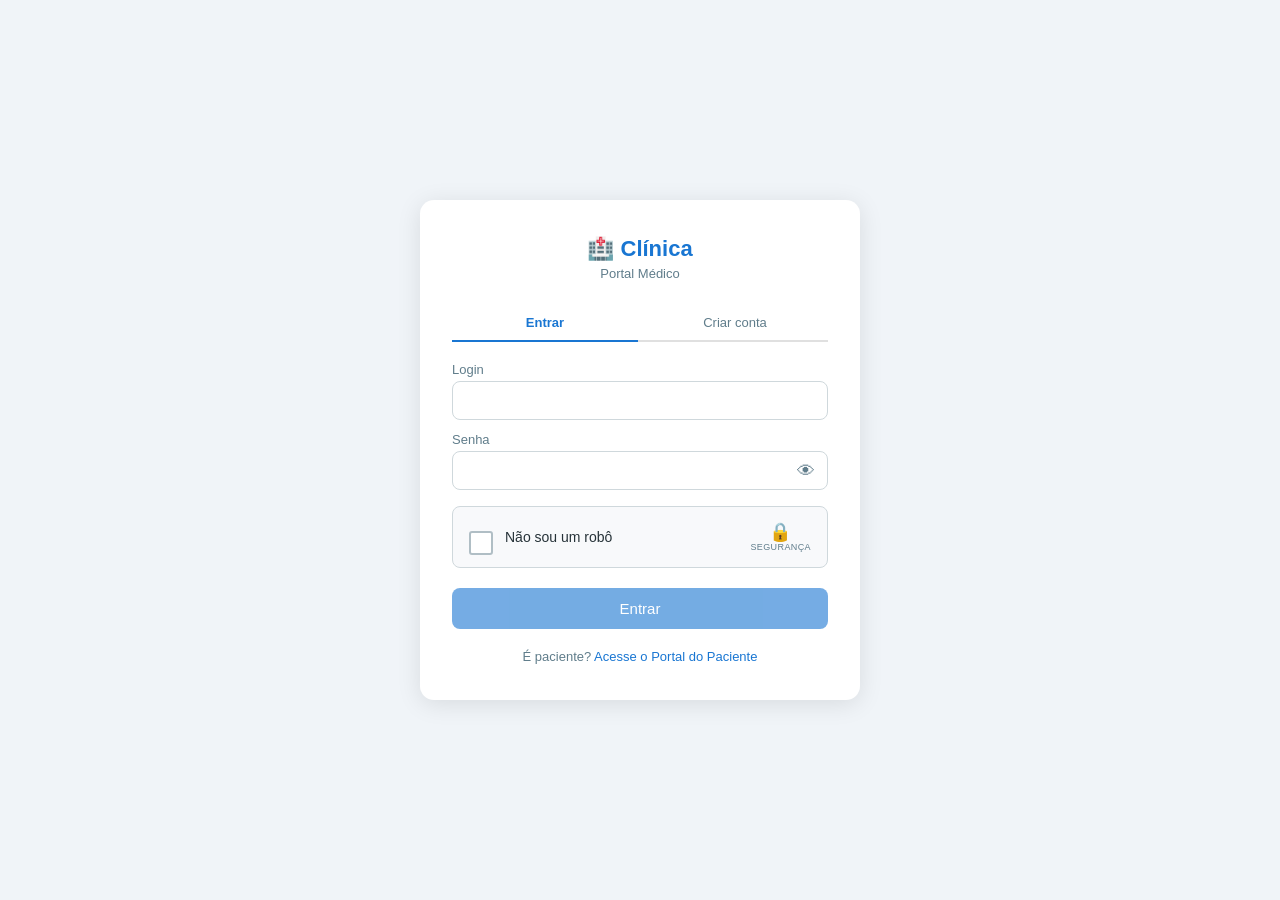
<file: src/main/resources/static/index.html>
<!DOCTYPE html>
<html lang="pt-BR">
<head>
    <meta charset="UTF-8">
    <link rel="icon" href="favicon.ico">
    <meta name="viewport" content="width=device-width, initial-scale=1.0">
    <title>Clínica — Acesso Médico</title>
    <link rel="stylesheet" href="css/style.css">
</head>
<body>
<main class="auth-container">
    <div class="auth-card">
        <h1>🏥 Clínica</h1>
        <p class="subtitle">Portal Médico</p>

        <nav class="tabs">
            <button class="tab active" data-tab="login">Entrar</button>
            <button class="tab" data-tab="register">Criar conta</button>
        </nav>

        <div id="message" class="message hidden"></div>

        <form id="form-login" class="tab-content" novalidate>
            <label for="login-user">Login</label>
            <input id="login-user" type="text" required autocomplete="username">
            <span class="field-error hidden" data-field="login-user"></span>

            <label for="login-pass">Senha</label>
            <div class="input-pass-wrap">
                <input id="login-pass" type="password" required autocomplete="current-password">
                <button type="button" class="toggle-pass" aria-label="Mostrar senha">👁</button>
            </div>
            <span class="field-error hidden" data-field="login-pass"></span>

            <div class="captcha-widget">
                <div class="captcha-inner">
                    <div class="captcha-box" id="captcha-box-login" role="checkbox" aria-checked="false" tabindex="0"></div>
                    <span class="captcha-label">Não sou um robô</span>
                </div>
                <div class="captcha-brand">
                    <div class="captcha-brand-icon">🔒</div>
                    <div>Segurança</div>
                </div>
            </div>

            <button type="submit" class="btn-primary" id="btn-login-submit" disabled>Entrar</button>
        </form>

        <form id="form-register" class="tab-content hidden" novalidate>
            <label for="reg-user">Login</label>
            <input id="reg-user" type="text" required minlength="3" maxlength="50">
            <span class="field-error hidden" data-field="reg-user"></span>

            <label for="reg-pass">Senha <small>(mín. 8 caracteres)</small></label>
            <div class="input-pass-wrap">
                <input id="reg-pass" type="password" required minlength="8">
                <button type="button" class="toggle-pass" aria-label="Mostrar senha">👁</button>
            </div>
            <span class="field-error hidden" data-field="reg-pass"></span>

            <div class="captcha-widget">
                <div class="captcha-inner">
                    <div class="captcha-box" id="captcha-box-reg" role="checkbox" aria-checked="false" tabindex="0"></div>
                    <span class="captcha-label">Não sou um robô</span>
                </div>
                <div class="captcha-brand">
                    <div class="captcha-brand-icon">🔒</div>
                    <div>Segurança</div>
                </div>
            </div>

            <button type="submit" class="btn-primary" id="btn-reg-submit" disabled>Criar conta</button>
        </form>

        <p class="portal-link">
            É paciente? <a href="patient-login.html">Acesse o Portal do Paciente</a>
        </p>
    </div>
</main>
<script src="js/auth.js"></script>
</body>
</html>
</file>
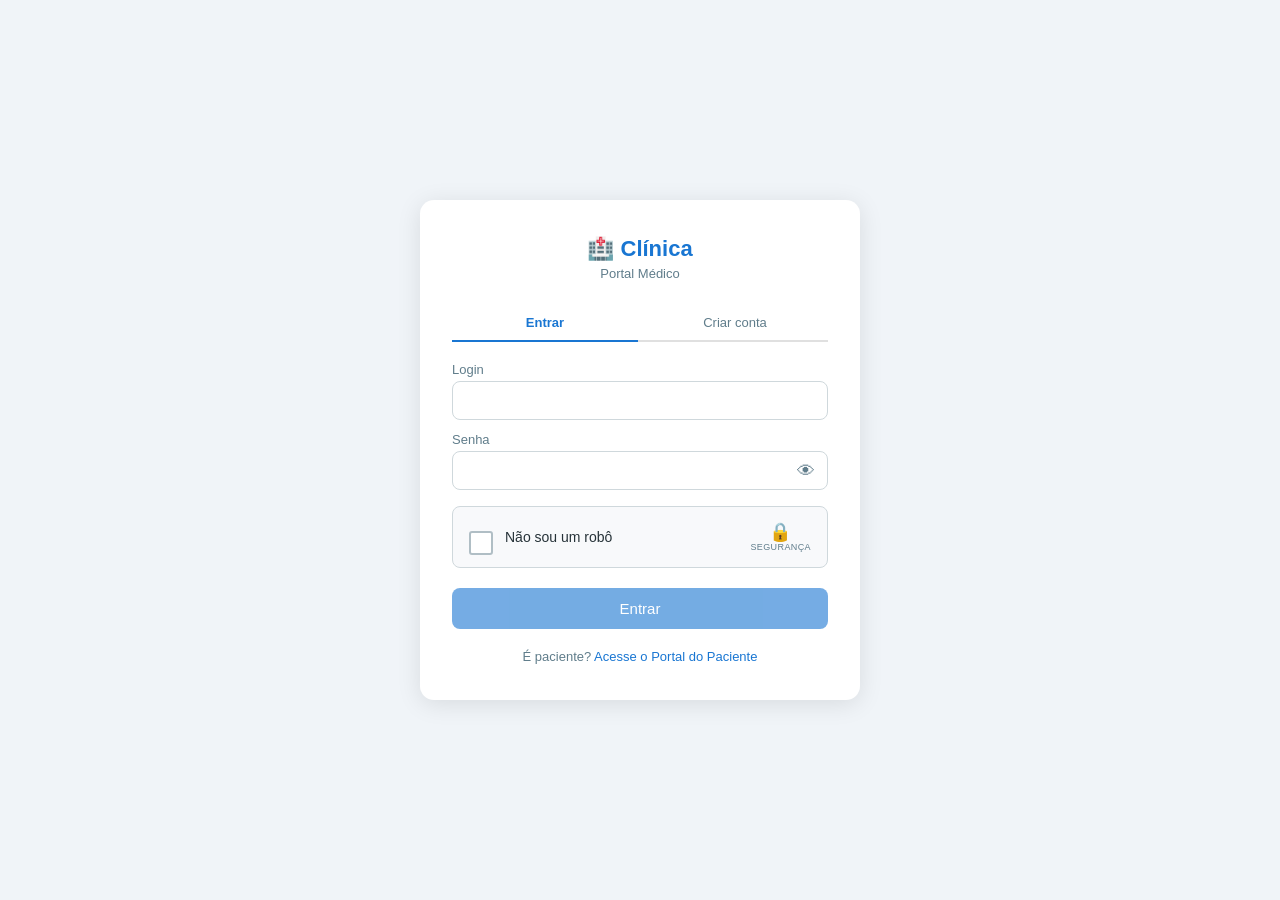
<file: src/main/resources/static/dashboard.html>
<!DOCTYPE html>
<html lang="pt-BR">
<head>
    <meta charset="UTF-8">
    <link rel="icon" href="favicon.ico">
    <meta name="viewport" content="width=device-width, initial-scale=1.0">
    <title>Clínica — Dashboard Médico</title>
    <link rel="stylesheet" href="css/style.css">
    <link rel="stylesheet" href="css/dashboard-medico.css">
    <link rel="stylesheet" href="css/tour.css">
    <script src="js/fullcalendar.min.js"></script>
</head>
<body>
<header class="topbar">
    <h1>🏥 Clínica</h1>
    <span class="topbar-info" id="topbar-nome"></span>
    
    <button id="btn-logout" class="btn-logout">Sair</button>
</header>

<nav class="dashboard-nav">
    <button class="nav-tab active" data-section="agenda">📅 Agenda</button>
    <button class="nav-tab" data-section="disponibilidade">🕒 Disponibilidade</button>
    <button class="nav-tab" data-section="estatisticas">📊 Estatísticas</button>
    <button class="nav-tab" data-section="perfil">⚙️ Perfil</button>
</nav>

<main class="dashboard-main">

    <section id="section-agenda" class="dashboard-section">
        <div class="stats-bar" id="stats-bar">
            <div class="stat-card">
                <div class="stat-value" id="stat-atendidos">—</div>
                <div class="stat-label">Atendidos este mês</div>
            </div>
            <div class="stat-card">
                <div class="stat-value" id="stat-agendados">—</div>
                <div class="stat-label">Agendamentos futuros</div>
            </div>
            <div class="stat-card green">
                <div class="stat-value" id="stat-receita">—</div>
                <div class="stat-label">Receita realizada</div>
            </div>
            <div class="stat-card blue">
                <div class="stat-value" id="stat-projecao">—</div>
                <div class="stat-label">Projeção futura</div>
            </div>
        </div>

        <div class="card" style="margin-top:20px">
            <div id="calendar"></div>
        </div>
    </section>

    <section id="section-disponibilidade" class="dashboard-section hidden">
        <div class="card">
            <h2>Minha disponibilidade</h2>
            <div id="disponibilidade-list" style="margin-bottom:24px"></div>

            <h3 style="margin-bottom:12px;font-size:15px;color:var(--primary-dark)">Adicionar horário</h3>
            <form id="form-disponibilidade" novalidate>
                <div style="display:grid;grid-template-columns:1fr 1fr 1fr;gap:12px">
                    <div>
                        <label for="dia-semana">Dia da semana</label>
                        <select id="dia-semana" required>
                            <option value="">Selecione...</option>
                            <option value="MONDAY">Segunda-feira</option>
                            <option value="TUESDAY">Terça-feira</option>
                            <option value="WEDNESDAY">Quarta-feira</option>
                            <option value="THURSDAY">Quinta-feira</option>
                            <option value="FRIDAY">Sexta-feira</option>
                            <option value="SATURDAY">Sábado</option>
                            <option value="SUNDAY">Domingo</option>
                        </select>
                    </div>
                    <div>
                        <label for="hora-inicio">Início do atendimento</label>
                        <input id="hora-inicio" type="time" required>
                    </div>
                    <div>
                        <label for="hora-fim">Fim do atendimento</label>
                        <input id="hora-fim" type="time" required>
                    </div>
                </div>
                <button type="submit" class="btn-primary" style="margin-top:16px;width:auto;padding:10px 24px">
                    Adicionar horário
                </button>
            </form>
        </div>
    </section>

    <section id="section-estatisticas" class="dashboard-section hidden">
        <div class="card">
            <h2>📊 Estatísticas mensais</h2>
            <div style="display:flex;align-items:center;gap:12px;margin-bottom:20px">
                <input type="month" id="mes-selecionado"
                       style="padding:8px 12px;border:1px solid var(--border);border-radius:8px">
                <button id="btn-atualizar-stats" class="btn-secondary">Atualizar</button>
            </div>
            <div class="stats-bar" id="stats-detalhado"></div>
        </div>
    </section>

    <!-- ABA PERFIL -->
    <section id="section-perfil" class="dashboard-section hidden">
        <div class="card" style="max-width:680px;margin:0 auto">
            <h2 style="margin-bottom:24px">⚙️ Configurações do perfil</h2>

            <div id="perfil-message" class="message hidden" style="margin-bottom:16px"></div>

            <!-- Foto de perfil -->
            <div style="display:flex;align-items:center;gap:20px;margin-bottom:28px;padding-bottom:24px;border-bottom:1px solid #f0f0f0">
                <div id="foto-container" style="position:relative;cursor:pointer" onclick="document.getElementById('foto-input').click()" title="Clique para alterar a foto">
                    <div id="foto-avatar" style="width:90px;height:90px;border-radius:50%;background:var(--primary-light);display:flex;align-items:center;justify-content:center;font-size:36px;overflow:hidden;border:3px solid var(--border)">
                        🩺
                    </div>
                    <div style="position:absolute;bottom:0;right:0;width:26px;height:26px;background:var(--primary);border-radius:50%;display:flex;align-items:center;justify-content:center;font-size:13px;border:2px solid #fff">📷</div>
                </div>
                <div>
                    <p style="font-weight:600;margin-bottom:4px">Foto de perfil</p>
                    <p style="font-size:13px;color:var(--muted)">JPEG, PNG ou WebP · máximo 5 MB</p>
                    <button class="btn-secondary" style="margin-top:8px;font-size:13px" onclick="document.getElementById('foto-input').click()">Alterar foto</button>
                </div>
                <input type="file" id="foto-input" accept="image/jpeg,image/png,image/webp" style="display:none">
            </div>

            <!-- Dados do perfil -->
            <form id="form-perfil-settings" novalidate>
                <div style="display:grid;grid-template-columns:1fr 1fr;gap:16px">
                    <div style="grid-column:1/-1">
                        <label for="s-nome">Nome exibido</label>
                        <input id="s-nome" type="text" maxlength="100" placeholder="Como aparece para os pacientes">
                    </div>
                    <div>
                        <label for="s-crm">CRM</label>
                        <input id="s-crm" type="text" maxlength="20" placeholder="123456/SP">
                    </div>
                    <div>
                        <label for="s-cidade">Cidade</label>
                        <input id="s-cidade" type="text" maxlength="100" placeholder="São Paulo, SP">
                    </div>
                    <div>
                        <label for="s-especialidade">Especialidade</label>
                        <select id="s-especialidade">
                            <option value="">Selecione...</option>
                        </select>
                    </div>
                    <div>
                        <label for="s-valor">Valor da consulta (R$)</label>
                        <input id="s-valor" type="number" min="0" step="0.01" placeholder="350,00">
                    </div>
                    <div>
                        <label for="s-duracao">Duração da consulta</label>
                        <select id="s-duracao">
                            <option value="30">30 minutos</option>
                            <option value="45">45 minutos</option>
                            <option value="60">60 minutos</option>
                            <option value="90">90 minutos</option>
                        </select>
                    </div>
                    <div>
                        <label for="s-universidade">Universidade de formação</label>
                        <input id="s-universidade" type="text" maxlength="150" placeholder="Ex: Universidade de São Paulo (USP)">
                    </div>
                    <div>
                        <label for="s-ano-formacao">Ano de formação</label>
                        <input id="s-ano-formacao" type="number" min="1950" max="2030" placeholder="Ex: 2009">
                    </div>
                    <div style="grid-column:1/-1">
                        <label for="s-descricao">Descrição / Apresentação</label>
                        <textarea id="s-descricao" maxlength="2000" rows="4"
                            style="width:100%;padding:10px 12px;border:1px solid var(--border);border-radius:8px;font-size:14px;resize:vertical"
                            placeholder="Conte um pouco sobre sua trajetória e especialização..."></textarea>
                    </div>
                </div>

                <button type="submit" class="btn-primary" style="margin-top:24px">
                    Salvar alterações
                </button>
            </form>
        </div>
    </section>

</main>

<!-- Modal: detalhes da consulta -->
<div id="modal-consulta" class="modal hidden">
    <div class="modal-content" style="max-width:380px">
        <button class="modal-fechar" id="modal-fechar">✕</button>
        <h3 id="modal-titulo" style="margin-bottom:14px;padding-right:24px"></h3>
        <div id="modal-corpo"></div>
        <button id="modal-btn-cancelar" class="btn-cancelar hidden"
                style="width:100%;margin-top:16px;padding:11px;font-size:14px">
            Cancelar esta consulta
        </button>
    </div>
</div>

<div id="message" class="message hidden"
     style="position:fixed;bottom:20px;right:20px;max-width:360px;z-index:1100"></div>

<script src="js/tour.js"></script>
<script src="js/dashboard.js"></script>
<link rel="stylesheet" href="css/chat-widget.css">
<script src="js/sockjs.min.js"></script>
<script src="js/stomp.umd.min.js"></script>
<script src="js/chat-widget.js"></script>
</body>
</html>
</file>
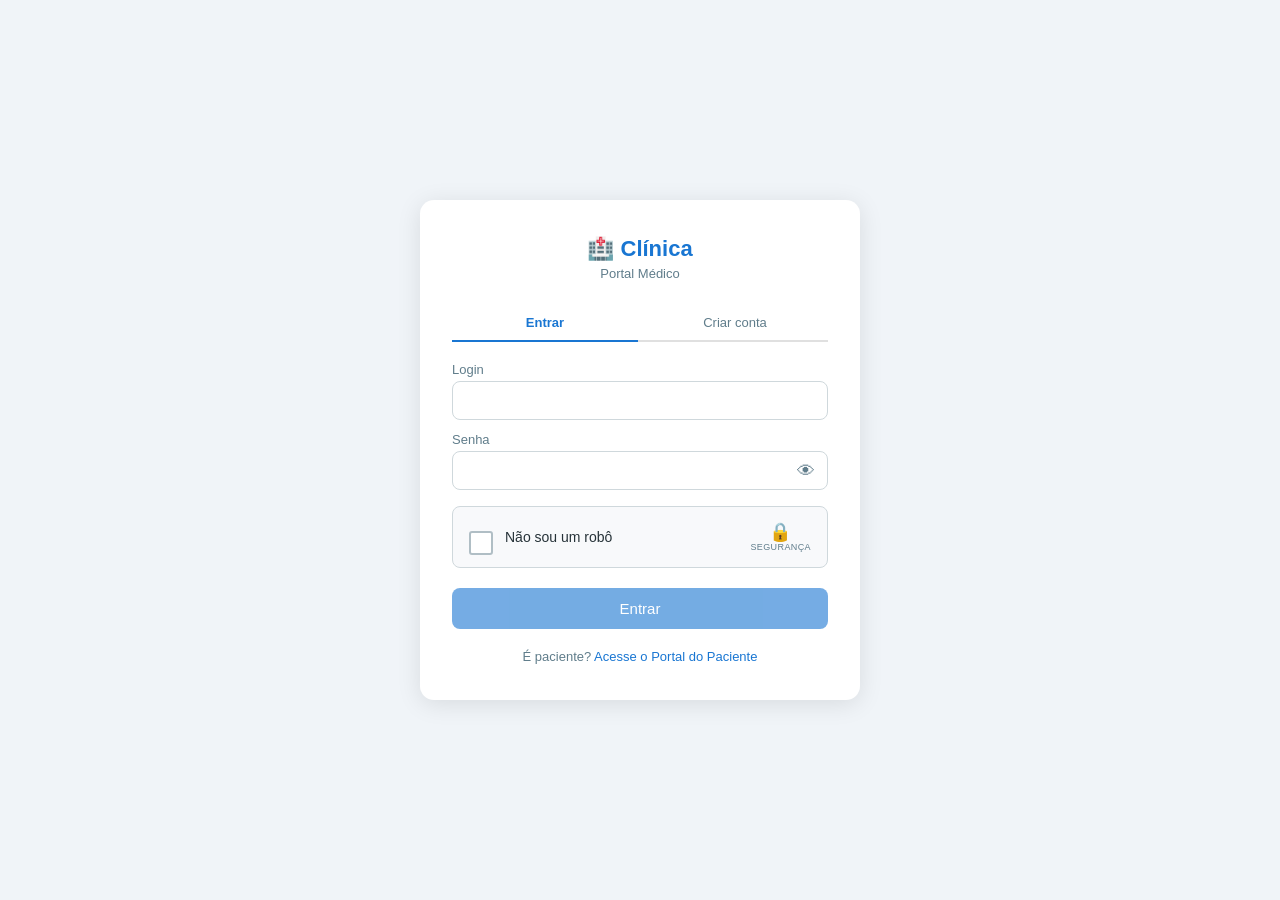
<file: src/main/resources/static/doctor-profile-complete.html>
<!DOCTYPE html>
<html lang="pt-BR">
<head>
    <meta charset="UTF-8">
    <meta name="viewport" content="width=device-width, initial-scale=1.0">
    <title>Clínica — Complete seu perfil médico</title>
    <link rel="stylesheet" href="css/style.css">
</head>
<body>
<header class="topbar">
    <h1>🏥 Complete seu perfil</h1>
    <button id="btn-logout" class="btn-logout">Sair</button>
</header>

<main style="max-width:540px;margin:40px auto;padding:0 16px">
    <div class="card">
        <h2>Dados do médico</h2>
        <p style="color:var(--muted);font-size:13px;margin-bottom:20px">
            Preencha as informações abaixo para liberar o acesso ao sistema.
        </p>

        <div id="message" class="message hidden"></div>

        <form id="form-profile" novalidate>
            <label for="nome">Nome completo</label>
            <input id="nome" type="text" required maxlength="100">
            <span class="field-error hidden" data-field="nome"></span>

            <label for="crm">CRM</label>
            <input id="crm" type="text" required maxlength="20" placeholder="Ex: 123456/SP">
            <span class="field-error hidden" data-field="crm"></span>

            <label for="especialidade">Especialidade</label>
            <select id="especialidade" required>
                <option value="">Selecione...</option>
            </select>
            <span class="field-error hidden" data-field="especialidade"></span>

            <label for="valorConsulta">Valor da consulta (R$)</label>
            <input id="valorConsulta" type="number" required min="0" step="0.01" placeholder="0,00">
            <span class="field-error hidden" data-field="valorConsulta"></span>

            <label for="duracaoConsultaMinutos">Duração padrão da consulta</label>
            <select id="duracaoConsultaMinutos" required>
                <option value="30">30 minutos</option>
                <option value="45">45 minutos</option>
                <option value="60" selected>60 minutos (padrão)</option>
            </select>
            <span class="field-error hidden" data-field="duracaoConsultaMinutos"></span>

            <button type="submit" class="btn-primary" style="margin-top:24px">Salvar e acessar o sistema</button>
        </form>
    </div>
</main>

<script src="js/doctor-profile.js"></script>
</body>
</html>
</file>
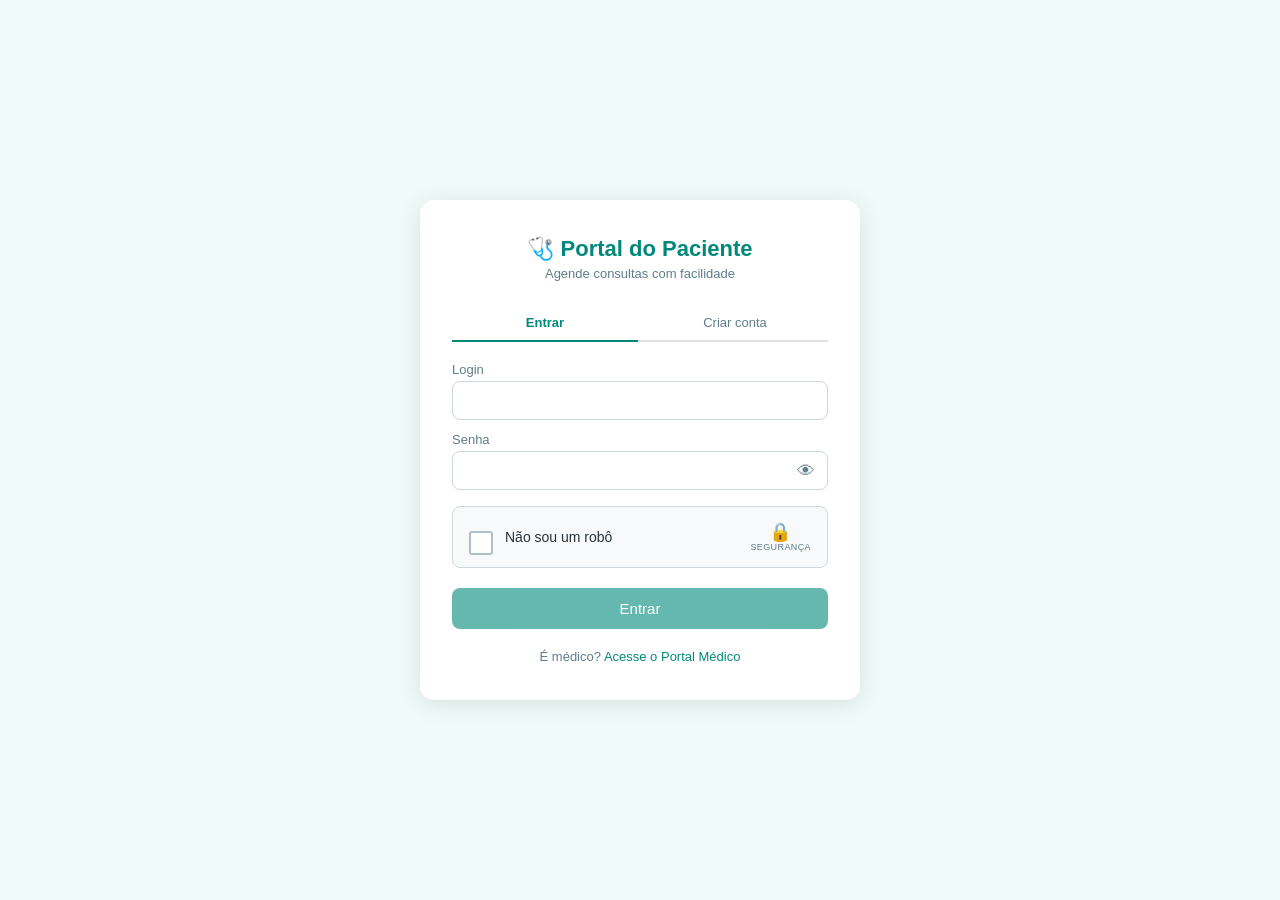
<file: src/main/resources/static/patient-dashboard.html>
<!DOCTYPE html>
<html lang="pt-BR">
<head>
    <meta charset="UTF-8">
    <link rel="icon" href="favicon.ico">
    <meta name="viewport" content="width=device-width, initial-scale=1.0">
    <title>Clínica — Minha Área</title>
    <link rel="stylesheet" href="css/style.css">
    <link rel="stylesheet" href="css/tour.css">
</head>
<body class="patient">

<header class="topbar">
    <h1>🩺 Minha Área</h1>
    <span class="topbar-info" id="topbar-name"></span>
    
    <button id="btn-logout" class="btn-logout">Sair</button>
</header>

<main class="patient-dashboard">

    <div class="welcome-banner">
        <h2 id="welcome-name">Olá!</h2>
        <p>Aqui você acompanha suas consultas e histórico de atendimentos.</p>
        <a href="patient-marketplace.html" class="btn-primary"
           style="display:inline-block;margin-top:12px;text-decoration:none">
            ＋ Agendar nova consulta
        </a>
    </div>

    <div id="message" class="message hidden"></div>

    <div class="card-grid">
        <div class="card">
            <h2>📅 Meus Agendamentos</h2>
            <div id="appointments-container">
                <p class="empty-state">Carregando...</p>
            </div>
        </div>
    </div>

    <div class="card">
        <h2>👤 Meu Perfil</h2>
        <div class="profile-grid" id="profile-grid">
            <p class="empty-state" style="grid-column:1/-1">Carregando...</p>
        </div>
    </div>

</main>


<script src="js/tour.js"></script>
<script src="js/patient-dashboard.js"></script>
<link rel="stylesheet" href="css/chat-widget.css">
<script src="js/sockjs.min.js"></script>
<script src="js/stomp.umd.min.js"></script>
<script src="js/chat-widget.js"></script>
</body>
</html>
</file>
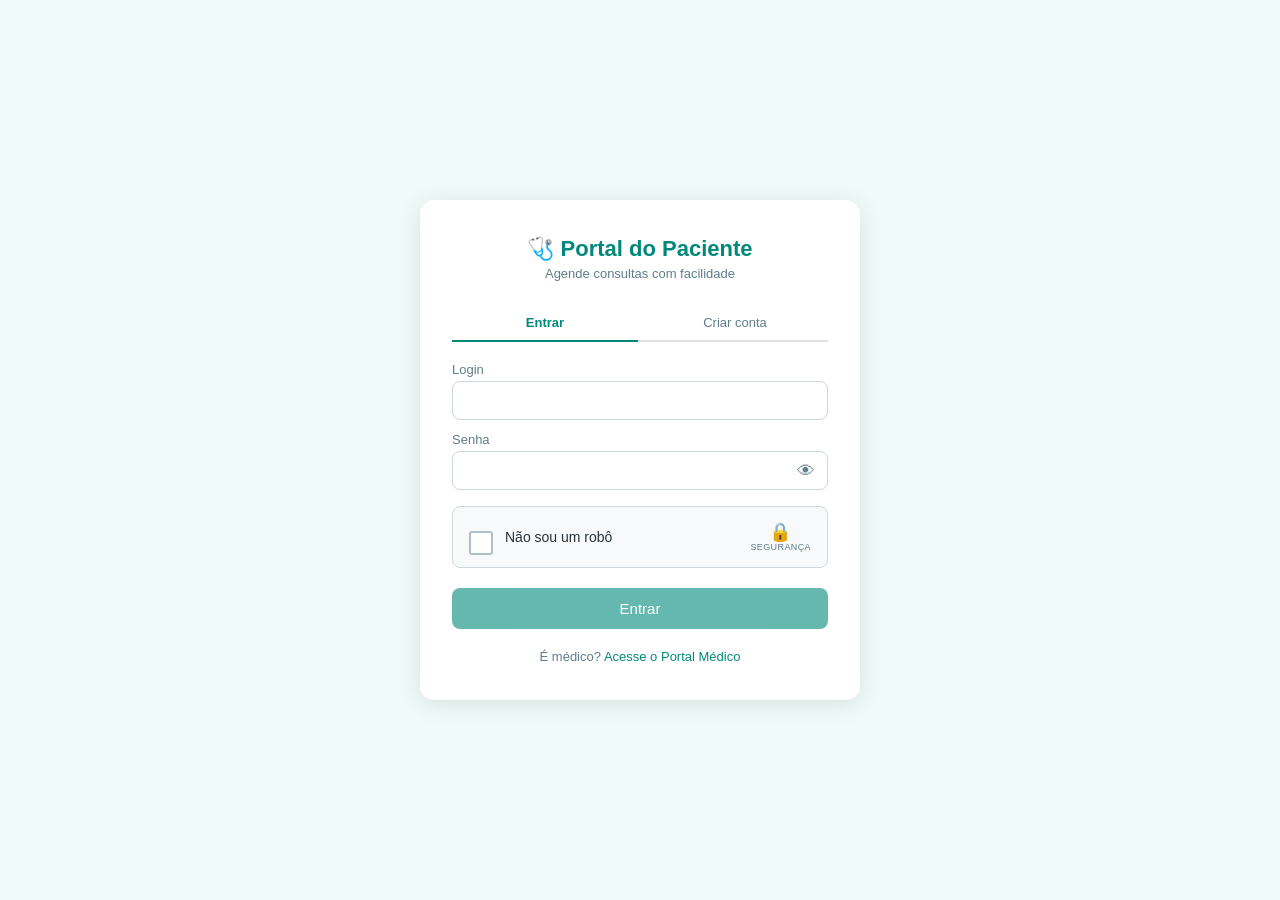
<file: src/main/resources/static/patient-login.html>
<!DOCTYPE html>
<html lang="pt-BR">
<head>
    <meta charset="UTF-8">
    <link rel="icon" href="favicon.ico">
    <meta name="viewport" content="width=device-width, initial-scale=1.0">
    <title>Clínica — Portal do Paciente</title>
    <link rel="stylesheet" href="css/style.css">
</head>
<body class="patient">
<main class="auth-container">
    <div class="auth-card">
        <h1>🩺 Portal do Paciente</h1>
        <p class="subtitle">Agende consultas com facilidade</p>

        <nav class="tabs">
            <button class="tab active" data-tab="login">Entrar</button>
            <button class="tab" data-tab="register">Criar conta</button>
        </nav>

        <div id="message" class="message hidden"></div>

        <form id="form-login" class="tab-content" novalidate>
            <label for="login-user">Login</label>
            <input id="login-user" type="text" required autocomplete="username">
            <span class="field-error hidden" data-field="login-user"></span>

            <label for="login-pass">Senha</label>
            <div class="input-pass-wrap">
                <input id="login-pass" type="password" required autocomplete="current-password">
                <button type="button" class="toggle-pass" aria-label="Mostrar senha">👁</button>
            </div>
            <span class="field-error hidden" data-field="login-pass"></span>

            <div class="captcha-widget">
                <div class="captcha-inner">
                    <div class="captcha-box" id="captcha-box-login" role="checkbox" aria-checked="false" tabindex="0"></div>
                    <span class="captcha-label">Não sou um robô</span>
                </div>
                <div class="captcha-brand">
                    <div class="captcha-brand-icon">🔒</div>
                    <div>Segurança</div>
                </div>
            </div>

            <button type="submit" class="btn-primary" id="btn-login-submit" disabled>Entrar</button>
        </form>

        <form id="form-register" class="tab-content hidden" novalidate>
            <label for="reg-user">Login</label>
            <input id="reg-user" type="text" required minlength="3" maxlength="50">
            <span class="field-error hidden" data-field="reg-user"></span>

            <label for="reg-pass">Senha <small>(mín. 8 caracteres)</small></label>
            <div class="input-pass-wrap">
                <input id="reg-pass" type="password" required minlength="8">
                <button type="button" class="toggle-pass" aria-label="Mostrar senha">👁</button>
            </div>
            <span class="field-error hidden" data-field="reg-pass"></span>

            <div class="captcha-widget">
                <div class="captcha-inner">
                    <div class="captcha-box" id="captcha-box-reg" role="checkbox" aria-checked="false" tabindex="0"></div>
                    <span class="captcha-label">Não sou um robô</span>
                </div>
                <div class="captcha-brand">
                    <div class="captcha-brand-icon">🔒</div>
                    <div>Segurança</div>
                </div>
            </div>

            <button type="submit" class="btn-primary" id="btn-reg-submit" disabled>Criar conta</button>
        </form>

        <p class="portal-link">
            É médico? <a href="index.html">Acesse o Portal Médico</a>
        </p>
    </div>
</main>
<script src="js/patient-auth.js"></script>
</body>
</html>
</file>
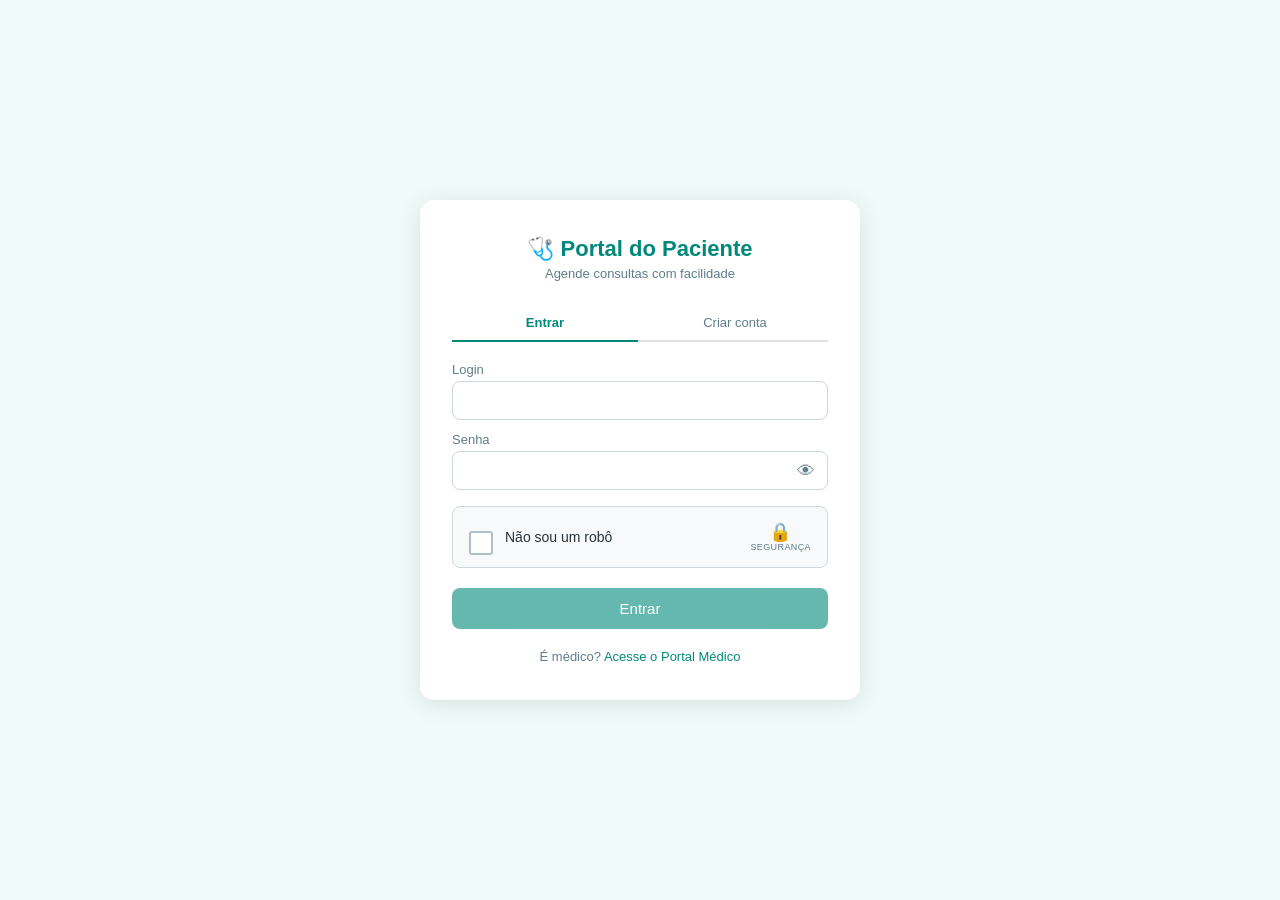
<file: src/main/resources/static/patient-marketplace.html>
<!DOCTYPE html>
<html lang="pt-BR">
<head>
    <meta charset="UTF-8">
    <link rel="icon" href="favicon.ico">
    <meta name="viewport" content="width=device-width, initial-scale=1.0">
    <title>Clínica — Agendar Consulta</title>
    <link rel="stylesheet" href="css/style.css">
    <link rel="stylesheet" href="css/marketplace.css">
    <link rel="stylesheet" href="css/tour.css">
</head>
<body class="patient">

<header class="topbar">
    <h1>🩺 Clínica</h1>
    <span class="topbar-info" id="topbar-name"></span>
    <nav style="display:flex;gap:8px;align-items:center">
        <a href="patient-dashboard.html" class="btn-logout" style="text-decoration:none">Minhas Consultas</a>
        <button id="btn-logout" class="btn-logout">Sair</button>
    </nav>
</header>

<div class="mp-hero">
    <h1>Encontre seu médico</h1>
    <p>Consulte profissionais disponíveis e agende online</p>
    <div class="mp-filters">
        <select id="filtro-especialidade">
            <option value="">Todas as especialidades</option>
        </select>
        <input id="filtro-cidade" type="text" placeholder="🏙 Cidade (ex: São Paulo)">
    </div>
</div>

<div class="mp-body">
    <div class="mp-count" id="mp-count"></div>
    <div class="mp-grid" id="medicos-grid">
        <p class="empty-state">Carregando médicos...</p>
    </div>
</div>

<div class="confirm-overlay hidden" id="confirm-overlay">
    <div class="confirm-box">
        <h3>Confirmar agendamento</h3>
        <p id="confirm-text"></p>
        <p class="cancellation-info">
            Cancelamento gratuito até 24h antes da consulta.
        </p>
        <div class="confirm-actions">
            <button class="btn-cancel-action" id="confirm-cancel">Voltar</button>
            <button class="btn-primary" id="confirm-ok" style="flex:1;margin:0">Confirmar</button>
        </div>
    </div>
</div>

<div id="message" class="message hidden"
     style="position:fixed;bottom:20px;right:20px;max-width:360px;z-index:999"></div>

<script src="js/tour.js"></script>
<script src="js/patient-marketplace.js"></script>
<link rel="stylesheet" href="css/chat-widget.css">
<script src="js/sockjs.min.js"></script>
<script src="js/stomp.umd.min.js"></script>
<script src="js/chat-widget.js"></script>
</body>
</html>
</file>
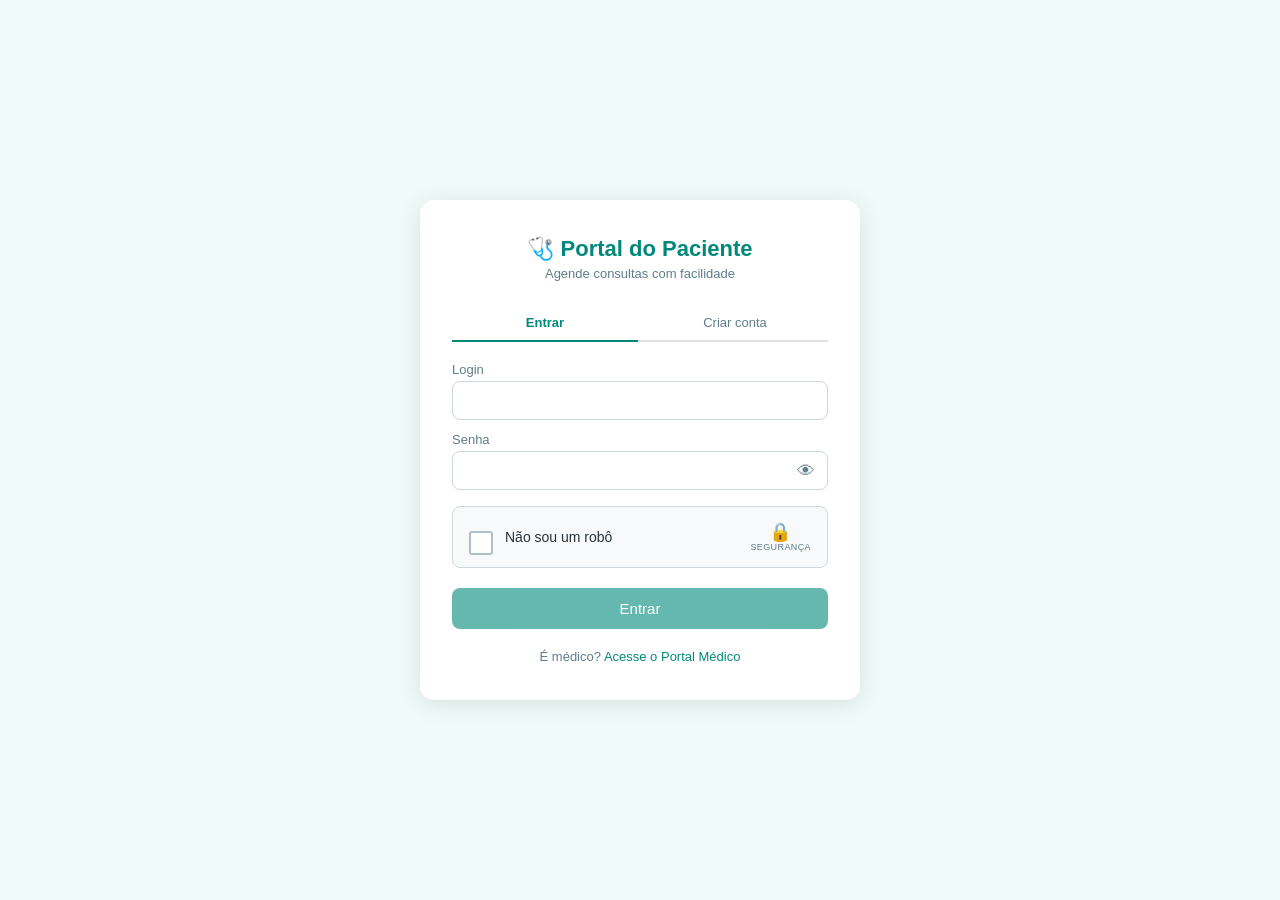
<file: src/main/resources/static/patient-profile-complete.html>
<!DOCTYPE html>
<html lang="pt-BR">
<head>
    <meta charset="UTF-8">
    <meta name="viewport" content="width=device-width, initial-scale=1.0">
    <title>Clínica — Complete seu cadastro</title>
    <link rel="stylesheet" href="css/style.css">
</head>
<body class="patient">
<header class="topbar">
    <h1>🩺 Complete seu cadastro</h1>
    <button id="btn-logout" class="btn-logout">Sair</button>
</header>

<main style="max-width:540px;margin:40px auto;padding:0 16px">
    <div class="card">
        <h2>Dados pessoais</h2>
        <p style="color:var(--muted);font-size:13px;margin-bottom:20px">
            Para agendar consultas precisamos de mais algumas informações.
        </p>

        <div id="message" class="message hidden"></div>

        <form id="form-profile" novalidate>
            <label for="nome">Nome completo</label>
            <input id="nome" type="text" required maxlength="100">
            <span class="field-error hidden" data-field="nome"></span>

            <label for="cpf">CPF <small>(somente números)</small></label>
            <input id="cpf" type="text" required maxlength="14" placeholder="000.000.000-00">
            <span class="field-error hidden" data-field="cpf"></span>

            <label for="dataNascimento">Data de nascimento</label>
            <input id="dataNascimento" type="date" required>
            <span class="field-error hidden" data-field="dataNascimento"></span>

            <label for="nomeMae">Nome da mãe</label>
            <input id="nomeMae" type="text" required maxlength="100">
            <span class="field-error hidden" data-field="nomeMae"></span>

            <button type="submit" class="btn-primary" style="margin-top:24px">Salvar e acessar o sistema</button>
        </form>
    </div>
</main>

<script src="js/patient-profile.js"></script>
</body>
</html>
</file>
<file: src/main/resources/static/css/style.css>
* {
    margin: 0;
    padding: 0;
    box-sizing: border-box;
    font-family: "Segoe UI", Roboto, Arial, sans-serif;
}

:root {
    --primary:      #1976d2;
    --primary-dark: #115293;
    --primary-light:#e3f2fd;
    --bg:           #f0f4f8;
    --card:         #ffffff;
    --text:         #263238;
    --muted:        #607d8b;
    --error:        #c62828;
    --success:      #2e7d32;
    --warning:      #f57c00;
    --border:       #cfd8dc;
}

body.patient {
    --primary:      #00897b;
    --primary-dark: #00695c;
    --primary-light:#e0f2f1;
    --bg:           #f0faf9;
}

body {
    background: var(--bg);
    color: var(--text);
    min-height: 100vh;
}

.hidden { display: none !important; }

.auth-container {
    display: flex;
    align-items: center;
    justify-content: center;
    min-height: 100vh;
    padding: 16px;
}

.auth-card {
    background: var(--card);
    border-radius: 14px;
    box-shadow: 0 4px 24px rgba(0,0,0,.10);
    padding: 36px 32px;
    width: 100%;
    max-width: 440px;
}

.auth-card h1 {
    text-align: center;
    margin-bottom: 4px;
    color: var(--primary);
    font-size: 22px;
}

.auth-card .subtitle {
    text-align: center;
    color: var(--muted);
    font-size: 13px;
    margin-bottom: 24px;
}

.portal-link {
    display: block;
    text-align: center;
    margin-top: 20px;
    font-size: 13px;
    color: var(--muted);
}

.portal-link a { color: var(--primary); text-decoration: none; }
.portal-link a:hover { text-decoration: underline; }

.tabs {
    display: flex;
    gap: 4px;
    margin-bottom: 20px;
    border-bottom: 2px solid #e0e0e0;
}

.tab {
    flex: 1;
    background: none;
    border: none;
    padding: 10px 4px;
    cursor: pointer;
    color: var(--muted);
    font-size: 13px;
    border-bottom: 2px solid transparent;
    margin-bottom: -2px;
    transition: color .2s;
}

.tab.active {
    color: var(--primary);
    border-bottom-color: var(--primary);
    font-weight: 600;
}

form label {
    display: block;
    margin: 12px 0 4px;
    font-size: 13px;
    color: var(--muted);
}

form input,
form select {
    width: 100%;
    padding: 10px 12px;
    border: 1px solid var(--border);
    border-radius: 8px;
    font-size: 15px;
    transition: border-color .2s;
}

form input:focus,
form select:focus {
    outline: none;
    border-color: var(--primary);
}

.btn-primary {
    width: 100%;
    margin-top: 20px;
    padding: 12px;
    background: var(--primary);
    color: #fff;
    border: none;
    border-radius: 8px;
    font-size: 15px;
    cursor: pointer;
    transition: background .2s;
}

.btn-primary:hover { background: var(--primary-dark); }
.btn-primary:disabled { opacity: .6; cursor: not-allowed; }

.btn-secondary {
    padding: 8px 14px;
    background: transparent;
    color: var(--primary);
    border: 1px solid var(--primary);
    border-radius: 8px;
    font-size: 13px;
    cursor: pointer;
    transition: background .2s;
    white-space: nowrap;
}

.btn-secondary:hover { background: var(--primary-light); }

.captcha-box {
    display: flex;
    align-items: center;
    gap: 10px;
    margin-top: 12px;
    padding: 8px;
    background: #f8f9fb;
    border: 1px solid var(--border);
    border-radius: 8px;
}

.captcha-box img {
    height: 70px;
    border-radius: 4px;
    flex: 1;
    object-fit: contain;
}

.info-box {
    background: var(--primary-light);
    border-left: 4px solid var(--primary);
    border-radius: 6px;
    padding: 12px 14px;
    font-size: 13px;
    color: var(--primary-dark);
    margin-bottom: 12px;
    line-height: 1.5;
}

.message {
    padding: 10px 12px;
    border-radius: 8px;
    margin-bottom: 12px;
    font-size: 13px;
}

.message.error   { background: #ffebee; color: var(--error); }
.message.success { background: #e8f5e9; color: var(--success); }
.message.info    { background: var(--primary-light); color: var(--primary-dark); }

.topbar {
    background: var(--primary);
    color: #fff;
    display: flex;
    align-items: center;
    justify-content: space-between;
    padding: 14px 24px;
    gap: 12px;
}

.topbar h1 { font-size: 18px; }

.topbar-info {
    font-size: 13px;
    opacity: .85;
}

.btn-logout {
    background: rgba(255,255,255,.15);
    color: #fff;
    border: 1px solid rgba(255,255,255,.4);
    padding: 8px 16px;
    border-radius: 8px;
    cursor: pointer;
    font-size: 13px;
    white-space: nowrap;
}

.btn-logout:hover { background: rgba(255,255,255,.28); }

.dashboard {
    max-width: 1060px;
    margin: 24px auto;
    padding: 0 16px;
    display: grid;
    grid-template-columns: 1fr 1fr;
    gap: 24px;
}

.patient-dashboard {
    max-width: 900px;
    margin: 24px auto;
    padding: 0 16px;
    display: flex;
    flex-direction: column;
    gap: 20px;
}

.welcome-banner {
    background: linear-gradient(135deg, var(--primary) 0%, var(--primary-dark) 100%);
    color: #fff;
    border-radius: 12px;
    padding: 24px 28px;
}

.welcome-banner h2 { font-size: 20px; margin-bottom: 4px; }
.welcome-banner p  { font-size: 13px; opacity: .85; }

.card {
    background: var(--card);
    border-radius: 12px;
    box-shadow: 0 2px 10px rgba(0,0,0,.08);
    padding: 24px;
}

.card.full { grid-column: 1 / -1; }

.card h2 {
    font-size: 16px;
    margin-bottom: 16px;
    color: var(--primary-dark);
    display: flex;
    align-items: center;
    gap: 8px;
}

.card-grid {
    display: grid;
    grid-template-columns: 1fr 1fr;
    gap: 20px;
}

.search-row {
    display: flex;
    gap: 8px;
    margin-bottom: 16px;
}

.search-row input {
    flex: 1;
    padding: 10px 12px;
    border: 1px solid var(--border);
    border-radius: 8px;
    font-size: 14px;
}

.search-row button {
    padding: 10px 16px;
    background: var(--primary);
    color: #fff;
    border: none;
    border-radius: 8px;
    cursor: pointer;
}

table {
    width: 100%;
    border-collapse: collapse;
    font-size: 13px;
}

th, td {
    text-align: left;
    padding: 10px 8px;
    border-bottom: 1px solid #eceff1;
}

th { color: var(--muted); font-weight: 600; }
tr:hover td { background: #f5f9fc; }

.profile-grid {
    display: grid;
    grid-template-columns: 1fr 1fr;
    gap: 12px 24px;
}

.profile-item label {
    display: block;
    font-size: 11px;
    text-transform: uppercase;
    letter-spacing: .5px;
    color: var(--muted);
    margin-bottom: 2px;
}

.profile-item span {
    font-size: 14px;
    font-weight: 500;
}

.badge {
    display: inline-block;
    padding: 2px 8px;
    border-radius: 12px;
    font-size: 11px;
    font-weight: 600;
}

.badge.active   { background: #e8f5e9; color: var(--success); }
.badge.inactive { background: #ffebee; color: var(--error); }

.empty-state {
    text-align: center;
    padding: 32px;
    color: var(--muted);
    font-size: 14px;
}

@media (max-width: 720px) {
    .dashboard, .card-grid, .profile-grid { grid-template-columns: 1fr; }
}


.pow-pending {
    background: var(--primary-light);
    color: var(--primary-dark);
}

.pow-done {
    background: #e8f5e9;
    color: var(--success);
}

.pow-error {
    background: #ffebee;
    color: var(--error);
}

.field-error {
    display: block;
    color: var(--error);
    font-size: 12px;
    margin-top: 3px;
}

.field-error.hidden {
    display: none !important;
}

input.field-invalid,
select.field-invalid {
    border-color: var(--error);
    background: #fff8f8;
}

input.field-invalid:focus,
select.field-invalid:focus {
    outline: none;
    border-color: var(--error);
    box-shadow: 0 0 0 2px rgba(198, 40, 40, 0.15);
}

form label small {
    font-size: 11px;
    color: var(--muted);
    font-weight: 400;
}

.input-pass-wrap {
    position: relative;
}

.input-pass-wrap input {
    padding-right: 44px;
}

.toggle-pass {
    position: absolute;
    right: 10px;
    top: 50%;
    transform: translateY(-50%);
    background: none;
    border: none;
    cursor: pointer;
    font-size: 17px;
    color: var(--muted);
    padding: 2px;
    line-height: 1;
    width: auto;
    margin: 0;
    transition: color .2s;
}

.toggle-pass:hover { color: var(--primary); }

/* ── Captcha widget (click-to-verify) ─────────────────────────────── */
.captcha-widget {
    display: flex;
    align-items: center;
    justify-content: space-between;
    padding: 12px 16px;
    border: 1px solid var(--border);
    border-radius: 8px;
    background: #f8f9fb;
    margin-top: 16px;
    user-select: none;
}

.captcha-inner {
    display: flex;
    align-items: center;
    gap: 12px;
}

.captcha-box {
    width: 24px;
    height: 24px;
    border: 2px solid #b0bec5;
    border-radius: 3px;
    background: white;
    cursor: pointer;
    display: flex;
    align-items: center;
    justify-content: center;
    flex-shrink: 0;
    transition: border-color .2s, background .2s;
}

.captcha-box:hover        { border-color: var(--primary); }
.captcha-box.loading      { border-color: var(--primary); cursor: default; }
.captcha-box.done         { background: var(--primary); border-color: var(--primary); cursor: default; }

.captcha-label {
    font-size: 14px;
    color: var(--text);
    cursor: pointer;
}

.captcha-brand {
    display: flex;
    flex-direction: column;
    align-items: center;
    gap: 1px;
    font-size: 9px;
    color: var(--muted);
    text-transform: uppercase;
    letter-spacing: .4px;
}

.captcha-brand-icon { font-size: 18px; line-height: 1; }

.captcha-check {
    color: white;
    font-size: 16px;
    font-weight: 700;
    line-height: 1;
}

.captcha-spinner {
    width: 14px;
    height: 14px;
    border: 2px solid #bbdefb;
    border-top-color: var(--primary);
    border-radius: 50%;
    animation: spin .8s linear infinite;
}

@keyframes spin { to { transform: rotate(360deg); } }

/* ── Show/hide password ────────────────────────────────────────────── */
.input-pass-wrap {
    position: relative;
    display: block;
}

.input-pass-wrap input {
    width: 100%;
    padding-right: 44px;
}

.toggle-pass {
    position: absolute;
    right: 10px;
    top: 50%;
    transform: translateY(-50%);
    background: none;
    border: none;
    cursor: pointer;
    font-size: 18px;
    color: var(--muted);
    padding: 0 3px;
    line-height: 1;
    width: auto;
    margin: 0;
    z-index: 2;
    transition: color .2s;
}

.toggle-pass:hover { color: var(--primary); }

.btn-cancelar {
    background: #fff;
    border: 1px solid var(--error);
    color: var(--error);
    border-radius: 8px;
    padding: 7px 16px;
    font-size: 13px;
    font-weight: 600;
    cursor: pointer;
    white-space: nowrap;
    transition: background .2s, color .2s;
}

.btn-cancelar:hover {
    background: var(--error);
    color: #fff;
}

/* ── Cards de consulta (patient dashboard) ──────────────────────── */
.appt-section-label {
    font-size: 11px;
    font-weight: 700;
    text-transform: uppercase;
    letter-spacing: .6px;
    color: var(--muted);
    margin: 0 0 10px;
}

.appt-card {
    display: flex;
    align-items: center;
    gap: 12px;
    padding: 12px 14px;
    border-radius: 10px;
    margin-bottom: 8px;
}

.appt-upcoming {
    background: var(--primary-light);
    border-left: 3px solid var(--primary);
}

.appt-past {
    background: #f5f5f5;
    border-left: 3px solid #ccc;
}

.appt-canceled {
    background: #fafafa;
    opacity: .75;
}

.appt-info { flex: 1; min-width: 0; }

.appt-medico {
    font-weight: 600;
    font-size: 14px;
    white-space: nowrap;
    overflow: hidden;
    text-overflow: ellipsis;
}

.appt-data { font-size: 12px; color: var(--muted); margin-top: 2px; }

.appt-badge {
    font-size: 11px;
    font-weight: 600;
    padding: 2px 8px;
    border-radius: 10px;
    white-space: nowrap;
    flex-shrink: 0;
}

.appt-agendado   { background: #e3f2fd; color: #1565c0; }
.appt-confirmado { background: #e8f5e9; color: #2e7d32; }
.appt-realizado  { background: #f3e5f5; color: #6a1b9a; }
.appt-cancelado  { background: #ffebee; color: #c62828; }

.appt-empty-upcoming {
    padding: 20px;
    text-align: center;
    color: var(--muted);
    font-size: 14px;
    background: #fafafa;
    border-radius: 10px;
}

.appt-canceladas summary::-webkit-details-marker { display: none; }
.appt-canceladas[open] summary span { transform: rotate(90deg); display: inline-block; }
</file>
<file: src/main/resources/static/css/dashboard-medico.css>
.dashboard-nav {
    display: flex;
    gap: 4px;
    padding: 12px 24px 0;
    background: var(--primary);
    border-bottom: none;
}

.nav-tab {
    background: rgba(255,255,255,.15);
    color: rgba(255,255,255,.8);
    border: none;
    border-radius: 8px 8px 0 0;
    padding: 10px 20px;
    cursor: pointer;
    font-size: 14px;
    transition: background .2s;
}

.nav-tab.active,
.nav-tab:hover {
    background: #fff;
    color: var(--primary);
    font-weight: 600;
}

.dashboard-main {
    max-width: 1100px;
    margin: 24px auto;
    padding: 0 20px;
}

.dashboard-section { display: block; }
.dashboard-section.hidden { display: none; }

.stats-bar {
    display: grid;
    grid-template-columns: repeat(4, 1fr);
    gap: 16px;
    margin-bottom: 8px;
}

.stat-card {
    background: #fff;
    border-radius: 12px;
    padding: 20px;
    box-shadow: 0 2px 8px rgba(0,0,0,.07);
    text-align: center;
    border-top: 4px solid var(--border);
}

.stat-card.green { border-top-color: var(--success); }
.stat-card.blue  { border-top-color: var(--primary); }

.stat-value {
    font-size: 28px;
    font-weight: 700;
    color: var(--text);
    margin-bottom: 4px;
}

.stat-label {
    font-size: 12px;
    color: var(--muted);
    text-transform: uppercase;
    letter-spacing: .5px;
}

.disponibilidade-item {
    display: flex;
    align-items: center;
    justify-content: space-between;
    padding: 12px 16px;
    border: 1px solid var(--border);
    border-radius: 8px;
    margin-bottom: 8px;
    font-size: 14px;
}

.disponibilidade-item .dia { font-weight: 600; color: var(--primary-dark); min-width: 120px; }
.disponibilidade-item .horario { color: var(--muted); flex: 1; text-align: center; }

.btn-remover {
    background: none;
    border: 1px solid var(--error);
    color: var(--error);
    border-radius: 6px;
    padding: 4px 10px;
    cursor: pointer;
    font-size: 12px;
    transition: background .2s;
}
.btn-remover:hover { background: #ffebee; }

.modal {
    position: fixed;
    inset: 0;
    background: rgba(0,0,0,.4);
    display: flex;
    align-items: center;
    justify-content: center;
    z-index: 1000;
}
.modal.hidden { display: none; }

.modal-content {
    background: #fff;
    border-radius: 14px;
    padding: 28px;
    width: 100%;
    max-width: 420px;
    position: relative;
}

.modal-fechar {
    position: absolute;
    top: 14px;
    right: 14px;
    background: none;
    border: none;
    font-size: 18px;
    cursor: pointer;
    color: var(--muted);
    width: auto;
    margin: 0;
}

.modal-field { margin-bottom: 12px; font-size: 14px; }
.modal-field label { font-size: 11px; text-transform: uppercase; color: var(--muted); display: block; }
.modal-field span { font-weight: 500; }

.status-badge {
    display: inline-block;
    padding: 2px 10px;
    border-radius: 12px;
    font-size: 12px;
    font-weight: 600;
}
.status-AGENDADO   { background: #e3f2fd; color: #1565c0; }
.status-CONFIRMADO { background: #e8f5e9; color: #2e7d32; }
.status-CANCELADO  { background: #ffebee; color: #c62828; }
.status-REALIZADO  { background: #f3e5f5; color: #6a1b9a; }

@media (max-width: 768px) {
    .stats-bar { grid-template-columns: 1fr 1fr; }
    .dashboard-nav { flex-wrap: wrap; }
}
</file>
<file: src/main/resources/static/css/tour.css>
.tour-overlay {
    position: fixed;
    inset: 0;
    background: rgba(0, 0, 0, .52);
    z-index: 8998;
    pointer-events: none;
    transition: opacity .3s;
}

.tour-box {
    position: fixed;
    bottom: 28px;
    left: 50%;
    transform: translateX(-50%);
    background: #fff;
    border-radius: 20px;
    padding: 24px 26px 20px;
    width: 360px;
    max-width: calc(100vw - 24px);
    z-index: 9001;
    box-shadow: 0 16px 48px rgba(0, 0, 0, .28);
    animation: tourIn .3s cubic-bezier(.34,1.56,.64,1);
}

@keyframes tourIn {
    from { transform: translateX(-50%) translateY(24px); opacity: 0; }
    to   { transform: translateX(-50%) translateY(0);   opacity: 1; }
}

.tour-header {
    display: flex;
    justify-content: space-between;
    align-items: center;
    margin-bottom: 14px;
}

.tour-step-count {
    font-size: 12px;
    color: var(--muted);
    font-weight: 600;
    letter-spacing: .4px;
}

.tour-skip {
    background: none;
    border: none;
    color: var(--muted);
    font-size: 12px;
    cursor: pointer;
    padding: 0;
    text-decoration: underline;
}

.tour-skip:hover { color: var(--text); }

.tour-icon {
    font-size: 36px;
    text-align: center;
    margin-bottom: 10px;
    line-height: 1;
}

.tour-title {
    font-size: 17px;
    font-weight: 700;
    text-align: center;
    margin-bottom: 8px;
    color: var(--text);
}

.tour-text {
    font-size: 14px;
    color: #555;
    text-align: center;
    line-height: 1.6;
    margin-bottom: 16px;
}

.tour-dots {
    display: flex;
    justify-content: center;
    gap: 6px;
    margin-bottom: 18px;
}

.tour-dot {
    width: 7px;
    height: 7px;
    border-radius: 50%;
    background: #ddd;
    transition: background .2s, transform .2s;
}

.tour-dot.active {
    background: var(--primary);
    transform: scale(1.3);
}

.tour-actions {
    display: flex;
    gap: 10px;
    justify-content: space-between;
    align-items: center;
}

.tour-btn-prev,
.tour-btn-next,
.tour-btn-finish {
    padding: 10px 18px;
    border-radius: 10px;
    font-size: 14px;
    font-weight: 600;
    cursor: pointer;
    border: none;
    transition: background .2s;
}

.tour-btn-prev {
    background: #f0f0f0;
    color: var(--text);
    flex: 0 0 auto;
}
.tour-btn-prev:hover { background: #e0e0e0; }

.tour-btn-next {
    background: var(--primary);
    color: #fff;
    flex: 1;
}
.tour-btn-next:hover { background: var(--primary-dark); }

.tour-btn-finish {
    background: var(--success);
    color: #fff;
    flex: 1;
}
.tour-btn-finish:hover { background: #1b5e20; }

.tour-highlight {
    position: relative !important;
    z-index: 8999 !important;
    border-radius: 8px !important;
    animation: tourPulse 1.8s ease-in-out infinite !important;
    pointer-events: all !important;
}

@keyframes tourPulse {
    0%, 100% { box-shadow: 0 0 0 3px #fff, 0 0 0 7px var(--primary, #1976d2); }
    50%       { box-shadow: 0 0 0 3px #fff, 0 0 0 12px var(--primary, #1976d2); }
}
</file>
<file: src/main/resources/static/css/chat-widget.css>
#cw-btn {
    position: fixed;
    bottom: 24px;
    right: 24px;
    width: 56px;
    height: 56px;
    border-radius: 50%;
    background: var(--primary, #1976d2);
    color: #fff;
    font-size: 24px;
    display: flex;
    align-items: center;
    justify-content: center;
    cursor: pointer;
    z-index: 8000;
    box-shadow: 0 4px 20px rgba(0,0,0,.28);
    border: none;
    transition: transform .2s, background .2s;
    user-select: none;
}
#cw-btn:hover { transform: scale(1.08); }

#cw-unread {
    position: absolute;
    top: -4px;
    right: -4px;
    width: 20px;
    height: 20px;
    background: #e53935;
    border-radius: 50%;
    font-size: 11px;
    font-weight: 700;
    display: flex;
    align-items: center;
    justify-content: center;
    border: 2px solid #fff;
}

#cw-panel {
    position: fixed;
    bottom: 88px;
    right: 24px;
    width: 340px;
    height: 480px;
    background: #fff;
    border-radius: 18px;
    box-shadow: 0 12px 48px rgba(0,0,0,.22);
    z-index: 7999;
    display: flex;
    flex-direction: column;
    overflow: hidden;
    transform-origin: bottom right;
    animation: cwOpen .25s cubic-bezier(.34,1.4,.64,1);
}
#cw-panel.hidden { display: none; }

@keyframes cwOpen {
    from { transform: scale(.6); opacity: 0; }
    to   { transform: scale(1);  opacity: 1; }
}

#cw-header {
    padding: 14px 16px;
    background: var(--primary, #1976d2);
    color: #fff;
    display: flex;
    align-items: center;
    gap: 10px;
    flex-shrink: 0;
}
#cw-header-title  { flex: 1; font-weight: 700; font-size: 15px; }
#cw-header-back   { background: none; border: none; color: #fff; cursor: pointer; font-size: 18px; padding: 0; }
#cw-header-close  { background: none; border: none; color: rgba(255,255,255,.8); cursor: pointer; font-size: 20px; padding: 0; }

#cw-header-back:hover, #cw-header-close:hover { opacity: .7; }

#cw-body {
    flex: 1;
    overflow-y: auto;
    background: #f8f9fb;
}

/* ── Contacts ── */
.cw-contact {
    display: flex;
    align-items: center;
    gap: 12px;
    padding: 12px 16px;
    cursor: pointer;
    border-bottom: 1px solid #f0f0f0;
    background: #fff;
    transition: background .15s;
}
.cw-contact:hover { background: #f5f9fc; }

.cw-avatar {
    width: 42px;
    height: 42px;
    border-radius: 50%;
    background: #e3f2fd;
    display: flex;
    align-items: center;
    justify-content: center;
    font-size: 20px;
    flex-shrink: 0;
    overflow: hidden;
}
.cw-avatar img { width: 100%; height: 100%; object-fit: cover; }

.cw-contact-info { flex: 1; min-width: 0; }
.cw-contact-nome { font-weight: 600; font-size: 14px; white-space: nowrap; overflow: hidden; text-overflow: ellipsis; }
.cw-contact-sub  { font-size: 12px; color: #888; white-space: nowrap; overflow: hidden; text-overflow: ellipsis; }

.cw-badge {
    background: var(--primary, #1976d2);
    color: #fff;
    border-radius: 50%;
    width: 18px;
    height: 18px;
    font-size: 10px;
    font-weight: 700;
    display: flex;
    align-items: center;
    justify-content: center;
    flex-shrink: 0;
}

/* ── Messages ── */
#cw-msgs {
    flex: 1;
    overflow-y: auto;
    padding: 14px 14px 10px;
    display: flex;
    flex-direction: column;
    gap: 6px;
    background: #f8f9fb;
}

.cw-bubble {
    max-width: 75%;
    padding: 9px 13px;
    border-radius: 16px;
    font-size: 13px;
    line-height: 1.5;
    word-break: break-word;
}
.cw-bubble.eu    { background: var(--primary,#1976d2); color:#fff; align-self:flex-end; border-bottom-right-radius:4px; }
.cw-bubble.outro { background: #fff; color:#333; align-self:flex-start; border-bottom-left-radius:4px; box-shadow:0 1px 3px rgba(0,0,0,.1); }
.cw-hora { font-size:10px; opacity:.65; display:block; text-align:right; margin-top:2px; }
.cw-nome-r { font-size:10px; font-weight:700; color:var(--primary,#1976d2); margin-bottom:2px; }

/* ── Input ── */
#cw-input-row {
    padding: 10px 12px;
    background: #fff;
    border-top: 1px solid #eee;
    display: flex;
    gap: 8px;
    align-items: flex-end;
    flex-shrink: 0;
}
#cw-input {
    flex: 1;
    padding: 9px 13px;
    border: 1px solid #ddd;
    border-radius: 20px;
    font-size: 13px;
    resize: none;
    max-height: 80px;
    outline: none;
    line-height: 1.4;
}
#cw-input:focus { border-color: var(--primary,#1976d2); }
#cw-send {
    width: 38px;
    height: 38px;
    border-radius: 50%;
    background: var(--primary,#1976d2);
    color: #fff;
    border: none;
    font-size: 16px;
    cursor: pointer;
    display: flex;
    align-items: center;
    justify-content: center;
    flex-shrink: 0;
    transition: background .2s;
}
#cw-send:hover    { background: #1565c0; }
#cw-send:disabled { opacity: .4; cursor: not-allowed; }

.cw-empty {
    display: flex;
    flex-direction: column;
    align-items: center;
    justify-content: center;
    height: 100%;
    color: #999;
    font-size: 13px;
    gap: 8px;
    text-align: center;
    padding: 20px;
}
.cw-empty span { font-size: 36px; }

@media (max-width: 400px) {
    #cw-panel { width: calc(100vw - 16px); right: 8px; bottom: 80px; }
}
</file>
<file: src/main/resources/static/css/marketplace.css>
.mp-hero {
    background: linear-gradient(135deg, var(--primary) 0%, var(--primary-dark) 100%);
    padding: 32px 24px;
    color: #fff;
    text-align: center;
}

.mp-hero h1 { font-size: 26px; margin-bottom: 8px; }
.mp-hero p  { opacity: .85; font-size: 14px; margin-bottom: 20px; }

.mp-filters {
    display: flex;
    gap: 12px;
    max-width: 680px;
    margin: 0 auto;
    flex-wrap: wrap;
}

.mp-filters select,
.mp-filters input {
    flex: 1;
    padding: 11px 14px;
    border: none;
    border-radius: 8px;
    font-size: 14px;
    min-width: 160px;
    box-shadow: 0 2px 6px rgba(0,0,0,.15);
}

.mp-filters select:focus,
.mp-filters input:focus { outline: 2px solid rgba(255,255,255,.6); }

.mp-body {
    max-width: 1100px;
    margin: 28px auto;
    padding: 0 20px;
}

.mp-count {
    font-size: 13px;
    color: var(--muted);
    margin-bottom: 16px;
}

.mp-grid {
    display: grid;
    grid-template-columns: repeat(auto-fill, minmax(300px, 1fr));
    gap: 20px;
}

.doctor-card {
    background: #fff;
    border-radius: 14px;
    box-shadow: 0 2px 12px rgba(0,0,0,.08);
    overflow: hidden;
    transition: transform .2s, box-shadow .2s;
    cursor: pointer;
}

.doctor-card:hover {
    transform: translateY(-3px);
    box-shadow: 0 8px 24px rgba(0,0,0,.13);
}

.doctor-card.selected {
    outline: 2px solid var(--primary);
    box-shadow: 0 4px 20px rgba(0,121,107,.25);
}

.doctor-card-header {
    display: flex;
    align-items: center;
    gap: 14px;
    padding: 20px;
    border-bottom: 1px solid #f0f0f0;
}

.doctor-avatar {
    width: 72px;
    height: 72px;
    border-radius: 50%;
    object-fit: cover;
    background: var(--primary-light);
    flex-shrink: 0;
    display: flex;
    align-items: center;
    justify-content: center;
    font-size: 30px;
    overflow: hidden;
}

.doctor-avatar img {
    width: 100%;
    height: 100%;
    object-fit: cover;
}

.doctor-info h3 { font-size: 16px; margin-bottom: 3px; }

.specialty-badge {
    display: inline-block;
    background: var(--primary-light);
    color: var(--primary-dark);
    font-size: 11px;
    font-weight: 600;
    padding: 2px 8px;
    border-radius: 12px;
    text-transform: uppercase;
    letter-spacing: .4px;
}

.doctor-city {
    font-size: 12px;
    color: var(--muted);
    margin-top: 4px;
}

.doctor-card-footer {
    display: flex;
    align-items: center;
    justify-content: space-between;
    padding: 14px 20px;
}

.doctor-price { font-size: 18px; font-weight: 700; color: var(--primary-dark); }
.doctor-dur   { font-size: 12px; color: var(--muted); margin-top: 2px; }

.btn-book {
    background: var(--primary);
    color: #fff;
    border: none;
    border-radius: 8px;
    padding: 9px 18px;
    font-size: 13px;
    cursor: pointer;
    font-weight: 600;
    transition: background .2s;
    white-space: nowrap;
}
.btn-book:hover { background: var(--primary-dark); }

.booking-panel {
    background: #fff;
    border-radius: 14px;
    box-shadow: 0 4px 20px rgba(0,0,0,.10);
    padding: 24px;
    margin-top: 8px;
    border-left: 4px solid var(--primary);
    grid-column: 1 / -1;
}

.booking-panel h3 { font-size: 17px; margin-bottom: 4px; color: var(--primary-dark); }
.booking-panel p  { font-size: 13px; color: var(--muted); margin-bottom: 16px; }

.booking-date-row {
    display: flex;
    align-items: center;
    gap: 12px;
    margin-bottom: 20px;
    flex-wrap: wrap;
}

.booking-date-row input[type=date] {
    padding: 9px 12px;
    border: 1px solid var(--border);
    border-radius: 8px;
    font-size: 14px;
    flex: 1;
    min-width: 160px;
}

.slots-label {
    font-size: 13px;
    color: var(--muted);
    margin-bottom: 10px;
    font-weight: 600;
    text-transform: uppercase;
    letter-spacing: .4px;
}

.slots-grid {
    display: flex;
    flex-wrap: wrap;
    gap: 8px;
    margin-bottom: 20px;
}

.slot-pill {
    padding: 8px 16px;
    border: 2px solid var(--border);
    background: #fff;
    border-radius: 20px;
    font-size: 14px;
    cursor: pointer;
    transition: border-color .15s, background .15s, color .15s;
    font-weight: 500;
}

.slot-pill:hover        { border-color: var(--primary); color: var(--primary); }
.slot-pill.selected     { border-color: var(--primary); background: var(--primary); color: #fff; }
.slot-pill.unavailable  { opacity: .4; cursor: not-allowed; }

.btn-confirm {
    padding: 12px 28px;
    background: var(--success);
    color: #fff;
    border: none;
    border-radius: 8px;
    font-size: 15px;
    font-weight: 600;
    cursor: pointer;
    transition: background .2s;
}
.btn-confirm:hover    { background: #1b5e20; }
.btn-confirm:disabled { opacity: .5; cursor: not-allowed; }

.no-slots {
    color: var(--muted);
    font-size: 14px;
    padding: 12px 0;
}

.confirm-overlay {
    position: fixed;
    inset: 0;
    background: rgba(0,0,0,.45);
    display: flex;
    align-items: center;
    justify-content: center;
    z-index: 1000;
}
.confirm-overlay.hidden { display: none; }

.confirm-box {
    background: #fff;
    border-radius: 14px;
    padding: 28px;
    max-width: 420px;
    width: 92%;
    box-shadow: 0 8px 32px rgba(0,0,0,.2);
}

.confirm-box h3 { font-size: 18px; margin-bottom: 12px; }
.confirm-box p  { font-size: 14px; color: var(--text); margin-bottom: 24px; line-height: 1.6; }

.confirm-actions { display: flex; gap: 12px; }

.btn-cancel-action {
    flex: 1;
    padding: 11px;
    background: none;
    border: 1px solid var(--border);
    border-radius: 8px;
    cursor: pointer;
    font-size: 14px;
    color: var(--muted);
}
.btn-cancel-action:hover { background: #f5f5f5; }

.cancellation-info {
    font-size: 11px;
    color: var(--muted);
    margin-top: 8px;
    font-style: italic;
}

@media (max-width: 640px) {
    .mp-grid { grid-template-columns: 1fr; }
}
</file>
